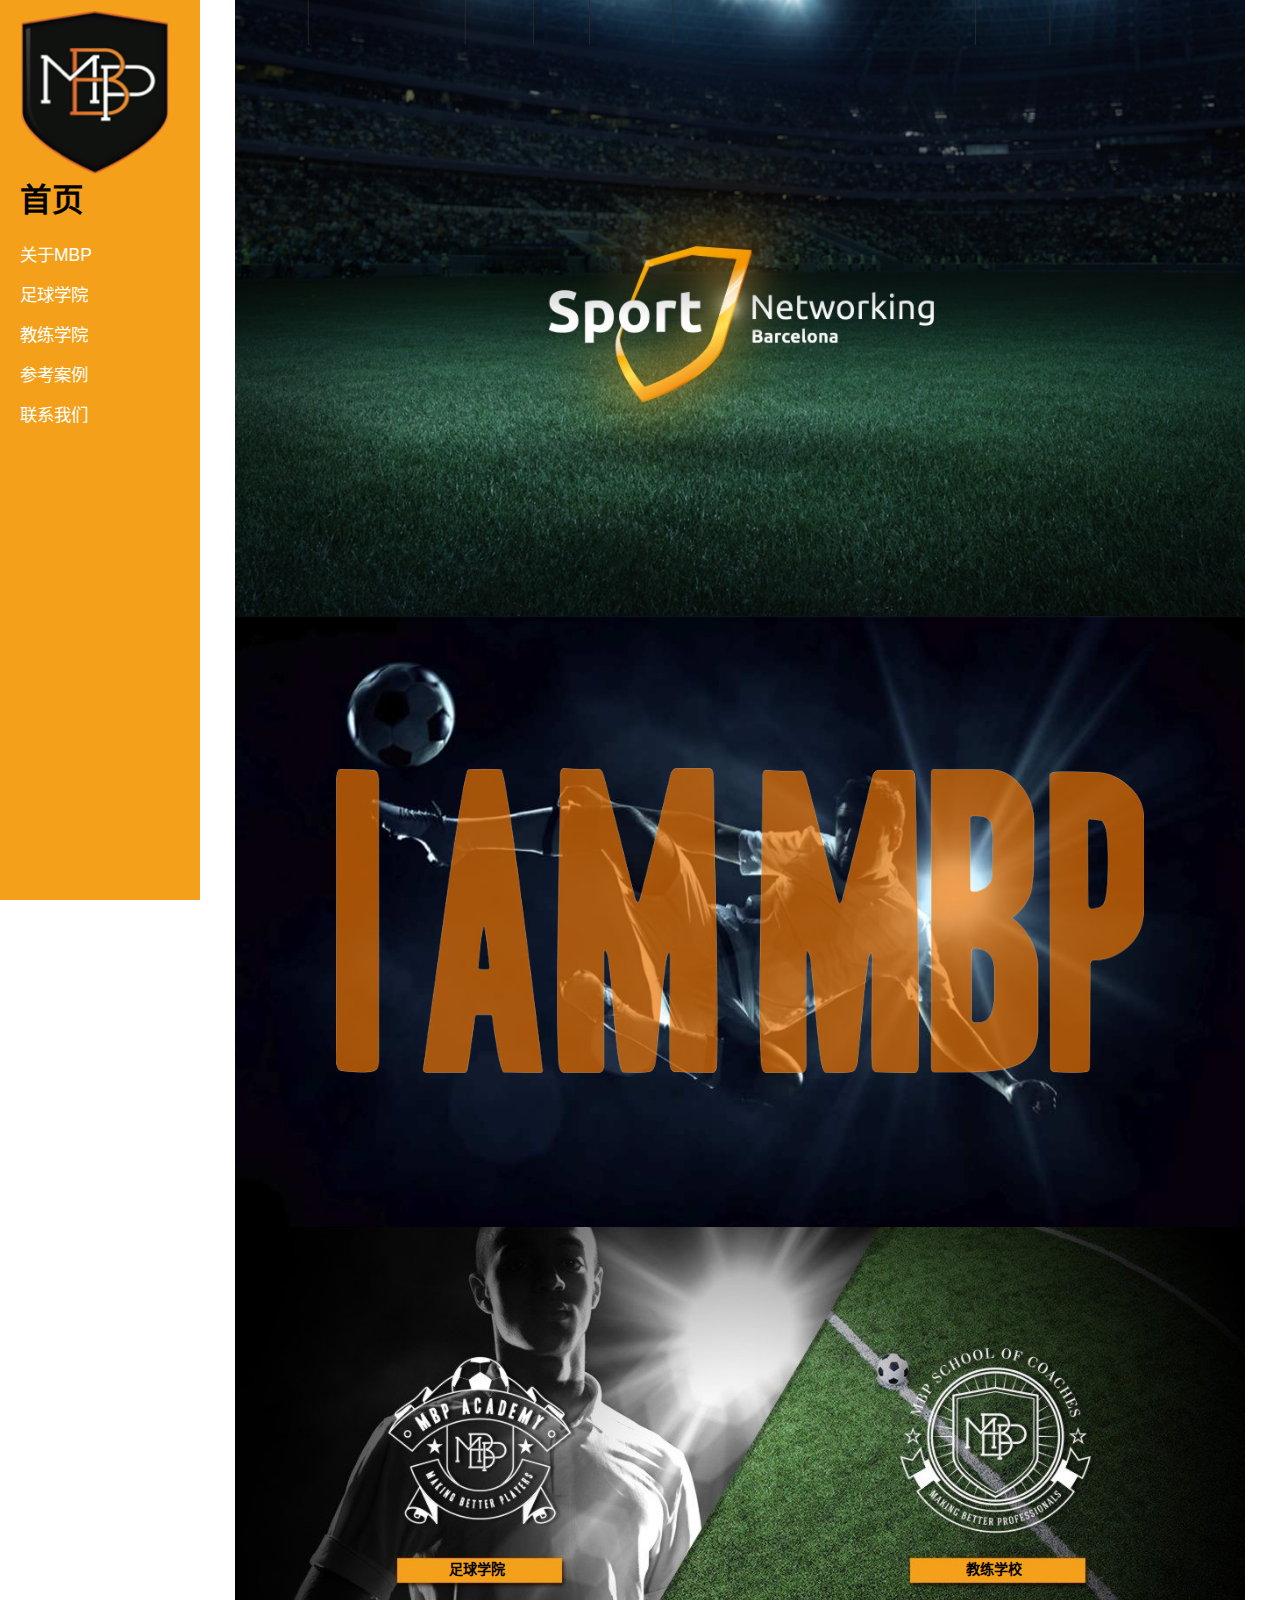
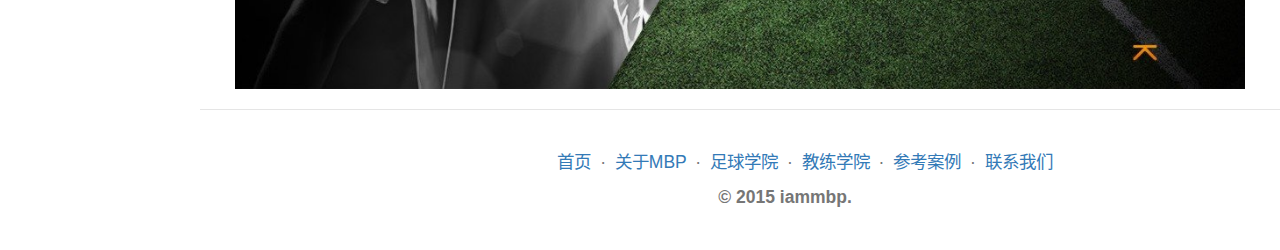
<file: index.html>
<!DOCTYPE html>
<html lang="zh-CN">

    <head>

        <meta charset="utf-8">
        <meta http-equiv="X-UA-Compatible" content="IE=edge">
        <meta name="viewport" content="width=device-width, initial-scale=1">
        <meta name="description" content="">
        <meta name="author" content="">

        <title>我是MBP</title>
        <base href="./index.html"/>
        <link rel="shortcut icon" href="resources/images/favicon.ico" type="image/x-icon">

        <!-- Bootstrap Core CSS -->
        <link href="css/bootstrap.min.css" rel="stylesheet">

        <!-- Application CSS -->
        <link href="css/app.css" rel="stylesheet">

        <!-- HTML5 Shim and Respond.js IE8 support of HTML5 elements and media queries -->
        <!-- WARNING: Respond.js doesn't work if you view the page via file:// -->
        <!--[if lt IE 9]>
            <script src="https://oss.maxcdn.com/libs/html5shiv/3.7.0/html5shiv.js"></script>
            <script src="https://oss.maxcdn.com/libs/respond.js/1.4.2/respond.min.js"></script>
        <![endif]-->

    </head>

    <body ng-app="mbpApp" ng-controller="mainController">

        <div id="wrapper">

            <!-- Sidebar -->
            <div id="sidebar-wrapper">
                <a href="#/"  ng-click="pageName = '首页'">
                    <img class="logo" src="resources/images/logo.png">
                </a>
                <ul class="sidebar-nav">
                    <li class="sidebar-brand">
                        <span>
                            {{pageName}}
                        </span>
                    </li>
                    <li ng-click="pageName = '关于MBP'">
                        <a href="#/about">关于MBP</a>
                    </li>
                    <li ng-click="pageName = '足球学院'">
                        <a href="#/academy">足球学院</a>
                    </li>
                    <li ng-click="pageName = '教练学院'">
                        <a href="#/coach">教练学院</a>
                    </li>
                    <li ng-click="pageName = '参考案例'">
                        <a href="#/cases">参考案例</a>
                    </li>
                    <li ng-click="pageName = '联系我们'">
                        <a href="#/contact">联系我们</a>
                    </li>
                </ul>
            </div>
            <div id="page-content-wrapper">
                <div class="container-fluid ng-view">
                </div>
            </div>

            <!-- footer -->
            <footer class="footer" role="contentinfo">
                <div class="container">
                    <ul>
                        <li ng-click="pageName = '首页'">
                            <a href="#/home">首页</a>
                        </li>
                        <li>·</li>
                        <li ng-click="pageName = '关于MBP'">
                            <a href="#/about/">关于MBP</a>
                        </li>
                        <li>·</li>
                        <li ng-click="pageName = '足球学院'">
                            <a href="#/academy">足球学院</a>
                        </li>
                        <li>·</li>
                        <li ng-click="pageName = '教练学院'">
                            <a href="#/coach">教练学院</a>
                        </li>
                        <li>·</li>
                        <li ng-click="pageName = '参考案例'">
                            <a href="#/cases">参考案例</a>
                        </li>
                        <li>·</li>
                        <li ng-click="pageName = '联系我们'">
                            <a href="#/contact">联系我们</a>
                        </li>
                    </ul>
                </div>
                <div class="container">
                    <b>© 2015 iammbp.</b>
                </div>
            </footer>

        </div>
        <!-- /#wrapper -->

        <!-- jQuery -->
        <script src="js/jquery.js"></script>

        <!-- Bootstrap Core JavaScript -->
        <script src="js/bootstrap.min.js"></script>

        <!-- Angular -->
        <script src="js/angular.js"></script>
        <script src="js/angular-route.js"></script>

        <script src="app.js"></script>
        <!--        <script src="view1/view1.js"></script>
                <script src="view2/view2.js"></script>-->

        <script>
                                    $("nav ul li a[href^='#']").on('click', function (e) {

                                        // prevent default anchor click behavior
                                        e.preventDefault();

                                        // store hash
                                        var hash = this.hash;

                                        // animate
                                        $('html, body').animate({
                                            scrollTop: $(hash).offset().top
                                        }, 300, function () {

                                            // when done, add hash to url
                                            // (default click behaviour)
                                            window.location.hash = hash;
                                        });

                                    });
        </script>

    </body>

</html>
</file>
<file: css/app.css>
/*!
 * Start Bootstrap - Simple Sidebar HTML Template (http://startbootstrap.com)
 * Code licensed under the Apache License v2.0.
 * For details, see http://www.apache.org/licenses/LICENSE-2.0.
 */

/* Toggle Styles */


#wrapper {
    padding-left: 0;
    -webkit-transition: all 0.5s ease;
    -moz-transition: all 0.5s ease;
    -o-transition: all 0.5s ease;
    transition: all 0.5s ease;
    font-family: Microsoft Yahei, Hiragino Sans GB, WenQuanYi Micro Hei, sans-serif;
    font-size: 1.25em;
}

#wrapper.toggled {
    padding-left: 200px;
}

#sidebar-wrapper {
    z-index: 1000;
    position: fixed;
    left: 200px;
    width: 0;
    height: 100%;
    margin-left: -200px;
    overflow-y: auto;
    background: #F4A01A;
    -webkit-transition: all 0.5s ease;
    -moz-transition: all 0.5s ease;
    -o-transition: all 0.5s ease;
    transition: all 0.5s ease;
}

#sidebar-wrapper .logo {
    width:150px;
    height:165px;
    margin: 10px 20px;
}

#wrapper.toggled #sidebar-wrapper {
    width: 200px;
}

#page-content-wrapper {
    width: 100%;
    padding: 0 15px;
}

#wrapper.toggled #page-content-wrapper {
    position: absolute;
    margin-right: -200px;
}

/* Sidebar Styles */

.sidebar-nav {
    position: absolute;
    top: 170px;
    width: 200px;
    margin: 0;
    padding: 0;
    list-style: none;
}

.sidebar-nav li {
    text-indent: 20px;
    line-height: 40px;
}

.sidebar-nav li a {
    display: block;
    text-decoration: none;
    color: #fff;
}

.sidebar-nav li a:hover {
    text-decoration: none;
    color: #fff;
    background: rgba(255,255,255,0.2);
}

.sidebar-nav li a:active,
.sidebar-nav li a:focus {
    text-decoration: none;
}

.sidebar-nav > .sidebar-brand {
    height: 65px;
    font-size: 18px;
    line-height: 60px;
}

.sidebar-nav > .sidebar-brand span {
    color: #000;
    font-weight: bold;
    font-size: 1.75em;
}

.sidebar-nav > .sidebar-brand a:hover {
    color: #fff;
    background: none;
}

@media(min-width:768px) {
    #wrapper {
        padding-left: 200px;
    }

    #wrapper.toggled {
        padding-left: 0;
    }

    #sidebar-wrapper {
        width: 200px;
    }

    #wrapper.toggled #sidebar-wrapper {
        width: 0;
    }

    #page-content-wrapper {
        padding: 0 20px;
        position: relative;
    }

    #wrapper.toggled #page-content-wrapper {
        position: relative;
        margin-right: 0;
    }
}

.footer {
    padding-top: 40px;
    padding-bottom: 40px;
    margin-top: 20px;
    color: #767676;
    text-align: center;
    border-top: 1px solid #e5e5e5
}

.footer li {
    display: inline;
    padding: 0 2px;
}

.app-header {
    background-image: url('../resources/images/logoiammbp.png');
    background-repeat: no-repeat;
    height: 100px;
    background-size: 40%;
}

.player {
    background-image: url('../resources/images/players.png');
    height: 320px;
    width: 350px;
    background-position: 50px 10px;
    margin: auto auto;
}

.clubes {
    /*border:none;*/
    height:130px;
}

.contact-address {
    background-color: #000;
    color:#fff;
    height: 555px;
    padding-left: 100px;
    padding-top: 150px;
}

.contact-map {
    position:absolute;
    top:0;
    right: 0;
    width: 100%;
    height: 555px;
}
.jumbotron-image-wrapper {
    position:relative;
}

.jumbotron-image-wrapper .jumbotron-image {
    width:100%
}

.my-text{
    position: absolute;
    bottom: 0.3vw;
    color: #000;
    font-weight: bold;
    letter-spacing: normal;
    font-size: 1.1vw;
}

.media-logo {
    width: 5vw;
}

.media-body .media-heading , .media-body .lead {
    color:#F4A01A;
}

#wrapper th {
    white-space: nowrap;
}
</file>
